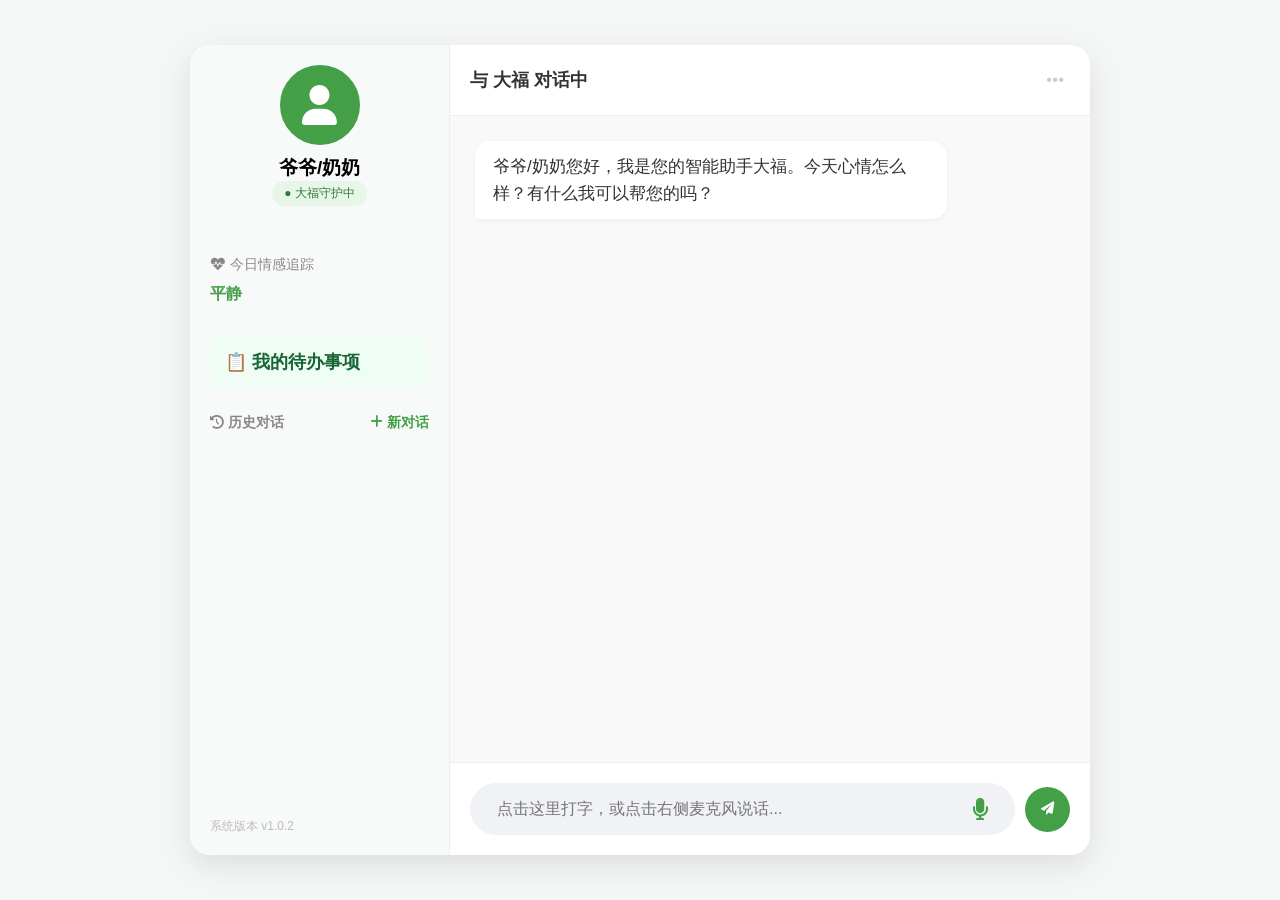
<file: src/main/resources/static/index.html>
<!DOCTYPE html>
<html lang="zh-CN">
<head>
    <meta charset="UTF-8">
    <meta name="viewport" content="width=device-width, initial-scale=1.0">
    <title>大福 - 老年智能陪护助手</title>
    <link rel="stylesheet" href="https://cdnjs.cloudflare.com/ajax/libs/font-awesome/6.0.0/css/all.min.css">
    <link rel="stylesheet" href="style.css">
</head>
<body>

<div class="app-wrapper">
    <aside class="sidebar">
        <div class="profile-section">
            <div class="avatar"><i class="fas fa-user"></i></div>
            <h3 id="userNameDisplay">加载中...</h3>
            <span class="status-badge status-online">● 大福守护中</span>
        </div>

        <div style="margin-top: 20px;">
            <p style="font-size: 14px; color: #888; margin-bottom: 10px;"><i class="fas fa-heartbeat"></i> 今日情感追踪</p>
            <div id="emotionDisplay" style="font-weight: bold; color: var(--primary-color);">平静</div>
        </div>

        <div class="todo-entry-btn" onclick="openTodoModal()">
            <span>📋 我的待办事项</span>
            <span id="todoBadge" class="todo-badge" style="display: none;">0</span>
        </div>

        <div class="history-section">
            <div class="history-header">
                <span class="history-title"><i class="fas fa-history"></i> 历史对话</span>
                <button class="new-chat-btn" onclick="startNewChat()"><i class="fas fa-plus"></i> 新对话</button>
            </div>
            <ul id="sessionList" class="session-list">
            </ul>
        </div>

        <div style="margin-top: auto;">
            <p style="font-size: 12px; color: #bbb;">系统版本 v1.0.2</p>
        </div>
    </aside>

    <main class="main-chat">
        <header class="chat-header">
            <h2>与 <b>大福</b> 对话中</h2>
            <div class="header-actions" style="position: relative;">
                <i class="fas fa-ellipsis-h" onclick="toggleDropdown()" style="color: #ccc; cursor: pointer; font-size: 20px; padding: 5px;"></i>
                <div id="dropdownMenu" class="dropdown-menu" style="display: none;">
                    <div class="dropdown-item" onclick="openProfileModal()">
                        <i class="fas fa-file-medical"></i> 健康档案
                    </div>
                </div>
            </div>
        </header>

        <div class="chat-box" id="chatBox">
            <div class="message ai">
                <div class="bubble">爷爷/奶奶您好，我是您的智能助手大福。今天心情怎么样？有什么我可以帮您的吗？</div>
            </div>
        </div>

        <div class="input-area">
            <div class="input-wrapper">
                <input type="text" id="userInput" placeholder="点击这里打字，或点击右侧麦克风说话..." onkeypress="handleEnter(event)">
                <button id="voiceBtn" class="voice-btn" onclick="toggleRecording(event)" title="点击开始/结束录音">
                    <i class="fas fa-microphone" id="voiceIcon"></i>
                </button>
            </div>
            <button class="send-btn" id="sendBtn" onclick="sendMessage()">
                <i class="fas fa-paper-plane"></i>
            </button>
        </div>

        <div id="todoModal" class="modal-overlay" style="display: none;">
            <div class="modal-content">
                <div class="modal-header">
                    <h2>📝 待办清单</h2>
                    <span class="close-btn" onclick="closeTodoModal()">&times;</span>
                </div>
                <div class="modal-body">
                    <ul id="todoList" class="todo-list">
                    </ul>
                </div>
            </div>
        </div>

        <div id="profileModal" class="modal-overlay" style="display: none;">
            <div class="modal-content">
                <div class="modal-header">
                    <h2>📝 老人的健康档案</h2>
                    <span class="close-btn" onclick="closeProfileModal()">&times;</span>
                </div>
                <div class="modal-body">
                    <form id="profileForm" class="profile-form">
                        <div class="form-group">
                            <label>姓名：</label>
                            <input type="text" id="profileName" placeholder="例如：李建国">
                        </div>
                        <div class="form-group">
                            <label>年龄：</label>
                            <input type="number" id="profileAge" placeholder="例如：75">
                        </div>
                        <div class="form-group">
                            <label>性别：</label>
                            <select id="profileGender">
                                <option value="男">男</option>
                                <option value="女">女</option>
                            </select>
                        </div>
                        <div class="form-group">
                            <label>常用语言/方言：</label>
                            <input type="text" id="profileDialect" value="普通话" placeholder="例如：普通话、四川话、粤语...">
                        </div>
                        <div class="form-group">
                            <label>既往病史：</label>
                            <textarea id="profileMedical" placeholder="例如：高血压、2型糖尿病..."></textarea>
                        </div>
                        <div class="form-group">
                            <label>身体机能状况：</label>
                            <textarea id="profilePhysical" placeholder="例如：膝盖刚做过手术，听力轻微下降..."></textarea>
                        </div>
                        <div class="form-group">
                            <label>饮食禁忌与偏好：</label>
                            <textarea id="profileDiet" placeholder="例如：少油少盐、对海鲜过敏..."></textarea>
                        </div>
                        <div class="form-group">
                            <label>紧急联系人电话：</label>
                            <input type="text" id="profileContact" placeholder="例如：13812345678">
                        </div>
                        <button type="button" class="save-btn" onclick="saveProfile()">💾 保存档案</button>
                    </form>
                </div>
            </div>
        </div>

        <div id="reminderAlertModal" class="modal-overlay" style="display: none; z-index: 9999;">
            <div class="modal-content" style="text-align: center; border-top: 8px solid #FF9800; animation: fadeIn 0.3s;">
                <div style="font-size: 65px; color: #FF9800; margin-bottom: 10px;">
                    <i class="fas fa-bell fa-shake"></i>
                </div>
                <h2 style="font-size: 28px; color: #333; margin-bottom: 15px;">大福提醒您</h2>
                <p id="reminderAlertText" style="font-size: 24px; color: #555; margin-bottom: 30px; font-weight: bold; line-height: 1.5;">
                </p>
                <div class="action-buttons" style="justify-content: center; gap: 20px;">
                    <button id="reminderCompleteBtn" class="complete-btn" style="font-size: 20px; padding: 15px 30px; background: #FF9800;">
                        <i class="fas fa-check-circle"></i> 好的，我这就去
                    </button>
                    <button class="delete-btn" onclick="closeReminderAlertModal()" style="font-size: 18px; padding: 15px 20px; background: #f3f4f6; color: #666;">
                        稍后再说
                    </button>
                </div>
            </div>
        </div>

    </main>
</div>

<script src="script.js"></script>
</body>
</html>
</file>
<file: src/main/resources/static/style.css>
:root {
    --primary-color: #43a047;
    --primary-light: #e8f5e9;
    --bg-color: #f4f7f6;
    --ai-bubble: #ffffff;
    --user-bubble: #95ec69;
    --text-color: #333;
}

* { box-sizing: border-box; margin: 0; padding: 0; }
body { font-family: 'PingFang SC', 'Microsoft YaHei', sans-serif; background-color: var(--bg-color); height: 100vh; display: flex; justify-content: center; align-items: center; }

/* 整体布局容器 */
.app-wrapper {
    width: 100%;
    max-width: 900px;
    height: 90vh;
    background: #fff;
    display: flex;
    border-radius: 20px;
    box-shadow: 0 10px 30px rgba(0,0,0,0.1);
    overflow: hidden;
}

/* 侧边栏：用于展示老人状态 */
.sidebar {
    width: 260px;
    background: #f8faf9;
    border-right: 1px solid #eee;
    display: flex;
    flex-direction: column;
    padding: 20px;
}

.profile-section { text-align: center; margin-bottom: 30px; }
.avatar { width: 80px; height: 80px; border-radius: 50%; margin: 0 auto 10px; border: 3px solid var(--primary-color); display: flex; align-items: center; justify-content: center; font-size: 40px; color: #fff; background: var(--primary-color); }
.status-badge { display: inline-block; padding: 4px 12px; border-radius: 12px; font-size: 12px; background: #e0e0e0; color: #666; }
.status-online { background: #e8f5e9; color: #2e7d32; }

/* 主聊天区 */
.main-chat { flex: 1; display: flex; flex-direction: column; position: relative; }
.chat-header { padding: 20px; border-bottom: 1px solid #eee; display: flex; align-items: center; justify-content: space-between; }
.chat-header h2 { font-size: 1.1rem; color: var(--text-color); }

.chat-box { flex: 1; padding: 25px; overflow-y: auto; background-color: #f9f9f9; scroll-behavior: smooth; }

/* 气泡样式升级 */
.message { margin-bottom: 20px; display: flex; animation: fadeIn 0.3s ease; }
@keyframes fadeIn { from { opacity: 0; transform: translateY(10px); } to { opacity: 1; transform: translateY(0); } }
.message.ai { justify-content: flex-start; }
.message.user { justify-content: flex-end; }
.bubble { max-width: 80%; padding: 12px 18px; border-radius: 15px; font-size: 17px; line-height: 1.6; position: relative; box-shadow: 0 2px 5px rgba(0,0,0,0.05); }
.ai .bubble { background: var(--ai-bubble); color: var(--text-color); border-bottom-left-radius: 2px; }
.user .bubble { background: var(--user-bubble); color: #000; border-bottom-right-radius: 2px; }

/* 输入区样式恢复 */
.input-area { padding: 20px; background: #fff; border-top: 1px solid #eee; display: flex; align-items: center; }
.input-wrapper { flex: 1; background: #f0f2f5; border-radius: 30px; padding: 5px 15px; display: flex; align-items: center; }
.input-wrapper input { flex: 1; border: none; background: transparent; padding: 12px; outline: none; font-size: 16px; }
.input-wrapper input:disabled { background: transparent; color: #888; }

.voice-btn { background:none; border:none; color:var(--primary-color); font-size: 22px; cursor: pointer; margin-left: 10px; transition: 0.3s; display: flex; align-items: center; justify-content: center; width: 40px; height: 40px; }
.voice-btn.recording { color: #e53935; transform: scale(1.1); animation: pulse 1.5s infinite; }
@keyframes pulse { 0% { transform: scale(1); } 50% { transform: scale(1.15); } 100% { transform: scale(1); } }

.send-btn { width: 45px; height: 45px; border-radius: 50%; border: none; background: var(--primary-color); color: white; margin-left: 10px; cursor: pointer; transition: 0.3s; display: flex; align-items: center; justify-content: center; }
.send-btn:hover { transform: scale(1.05); background: #388e3c; }
.send-btn:disabled { background: #ccc; cursor: not-allowed; }

@media (max-width: 600px) {
    .sidebar { display: none; }
    .app-wrapper { height: 100vh; border-radius: 0; }
}

/* 左侧入口按钮样式 */
.todo-entry-btn {
    margin-top: 30px;
    padding: 15px;
    background-color: #f0fdf4;
    border-radius: 12px; /* 修复了原代码少个 b 的小毛病 */
    cursor: pointer;
    font-size: 18px;
    font-weight: bold;
    color: #166534;
    display: flex;
    justify-content: space-between;
    align-items: center;
    transition: background-color 0.3s;
}
.todo-entry-btn:hover { background-color: #dcfce7; }
.todo-badge {
    background-color: #ef4444;
    color: white;
    border-radius: 50%;
    padding: 2px 8px;
    font-size: 14px;
}

/* ========================================== */
/* 🗂️ 历史记录列表样式 */
/* ========================================== */
.history-section { margin-top: 25px; flex: 1; display: flex; flex-direction: column; overflow: hidden; }
.history-header { display: flex; justify-content: space-between; align-items: center; margin-bottom: 15px; }
.history-title { font-size: 14px; color: #888; font-weight: bold; }
.new-chat-btn { background: none; border: none; color: var(--primary-color); cursor: pointer; font-size: 14px; font-weight: bold; transition: 0.2s;}
.new-chat-btn:hover { color: #2e7d32; transform: scale(1.05); }

.session-list { list-style: none; overflow-y: auto; flex: 1; padding-right: 5px; margin: 0; }
.session-item { padding: 12px; background: white; border-radius: 8px; margin-bottom: 8px; font-size: 14px; color: #555; cursor: pointer; white-space: nowrap; overflow: hidden; text-overflow: ellipsis; border: 1px solid transparent; transition: 0.2s; }
.session-item:hover { background: #f0fdf4; border-color: #bbf7d0; }
.session-item.active { background: #e8f5e9; color: var(--primary-color); border-color: var(--primary-color); font-weight: bold; }

/* 弹窗遮罩层 */
.modal-overlay {
    position: fixed;
    top: 0; left: 0; width: 100%; height: 100%;
    background: rgba(0, 0, 0, 0.5); /* 半透明黑色背景 */
    display: flex;
    justify-content: center;
    align-items: center;
    z-index: 1000;
}

/* 弹窗内容区 */
.modal-content {
    background: white;
    border-radius: 16px;
    width: 80%;
    max-width: 500px;
    padding: 24px;
    box-shadow: 0 10px 25px rgba(0,0,0,0.1);
}
.modal-header {
    display: flex;
    justify-content: space-between;
    align-items: center;
    border-bottom: 2px solid #f3f4f6;
    padding-bottom: 12px;
    margin-bottom: 16px;
}
.modal-header h2 { margin: 0; font-size: 22px; color: #374151; }
.close-btn { font-size: 30px; cursor: pointer; color: #9ca3af; }

/* 待办列表项 */
.todo-list { list-style: none; padding: 0; margin: 0; max-height: 400px; overflow-y: auto; }
.todo-item {
    display: flex;
    justify-content: space-between;
    align-items: center;
    padding: 16px;
    background: #f9fafb;
    border-radius: 10px;
    margin-bottom: 12px;
    font-size: 18px;
}
.todo-info { display: flex; flex-direction: column; }
.todo-time { font-size: 14px; color: #6b7280; margin-top: 4px; }

/* 按钮容器，让两个按钮并排 */
.action-buttons {
    display: flex;
    gap: 10px;
    flex-shrink: 0;
}
/* 完成按钮样式 */
.complete-btn {
    background-color: #10b981;
    color: white;
    border: none;
    padding: 10px 18px;
    border-radius: 8px;
    font-size: 16px;
    cursor: pointer;
    white-space: nowrap;
    display: flex;
    align-items: center;
    gap: 6px;
}

/* 删除按钮样式 */
.delete-btn {
    background-color: #fee2e2;
    color: #ef4444;
    border: none;
    padding: 10px 15px;
    border-radius: 8px;
    font-size: 16px;
    cursor: pointer;
    transition: 0.2s;
    white-space: nowrap;
    display: flex;
    align-items: center;
    justify-content: center;
}
.delete-btn:hover {
    background-color: #fca5a5;
    color: white;
}

/* 右上角下拉菜单样式 */
.dropdown-menu {
    position: absolute; right: 0; top: 35px;
    background: white; border: 1px solid #eee;
    border-radius: 8px; box-shadow: 0 5px 15px rgba(0,0,0,0.1);
    width: 140px; z-index: 100;
}
.dropdown-item {
    padding: 12px 16px; cursor: pointer;
    display: flex; align-items: center; gap: 10px;
    color: #333; font-size: 15px; transition: background 0.2s;
}
.dropdown-item:hover { background: #f0fdf4; color: var(--primary-color); border-radius: 8px; }

/* 表单排版样式 */
.profile-form .form-group { margin-bottom: 15px; }
.profile-form label { display: block; margin-bottom: 5px; color: #555; font-weight: bold; font-size: 15px;}
.profile-form input, .profile-form select, .profile-form textarea {
    width: 100%; padding: 10px; border: 1px solid #ddd;
    border-radius: 6px; font-size: 15px; font-family: inherit;
}
.profile-form textarea { resize: vertical; min-height: 60px; }
.save-btn {
    width: 100%; padding: 12px; background: var(--primary-color);
    color: white; border: none; border-radius: 8px;
    font-size: 18px; cursor: pointer; margin-top: 10px; transition: 0.3s;
}
.save-btn:hover { background: #388e3c; }
</file>
